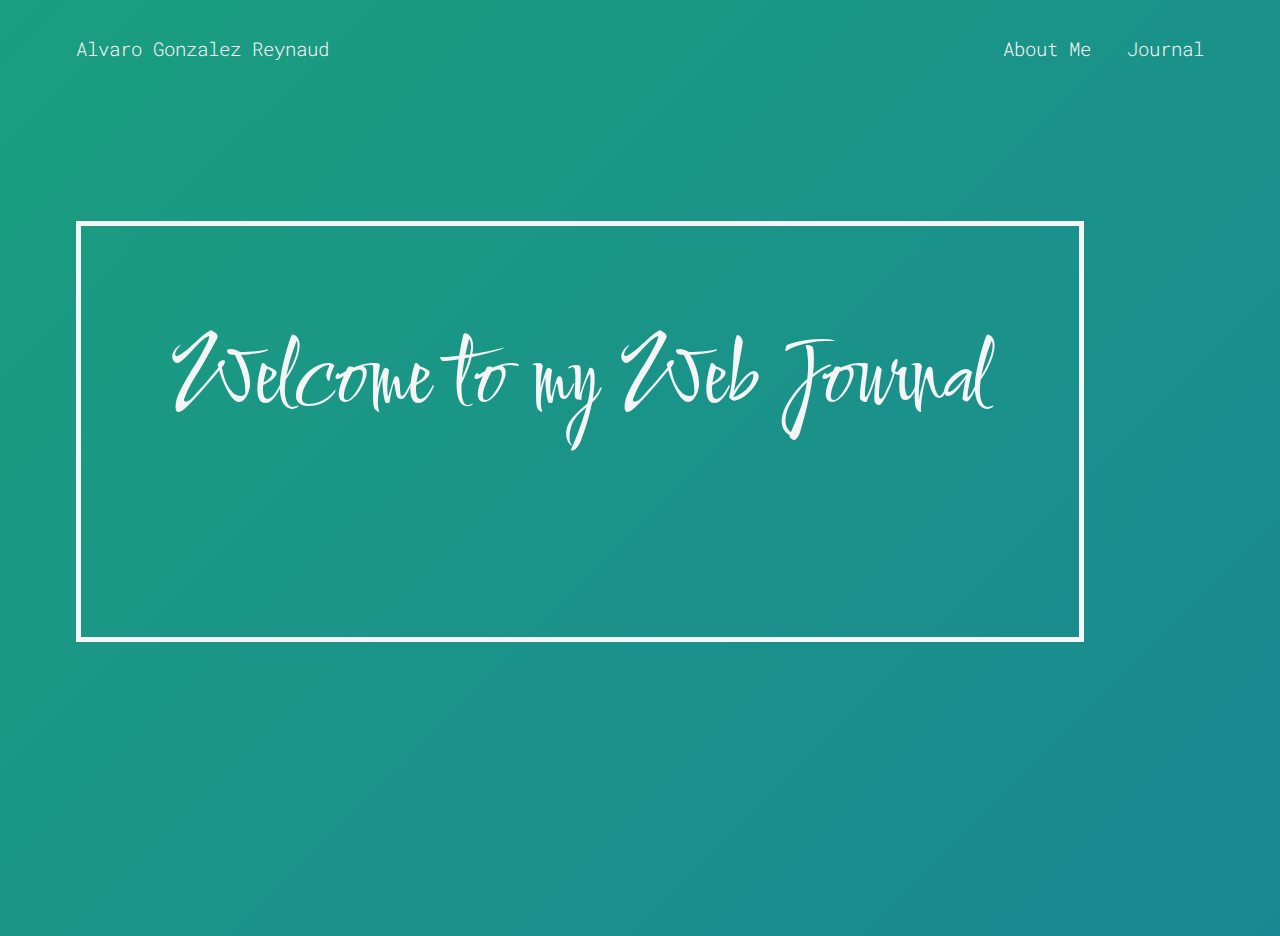
<file: index.html>
<!-- HTML -->

<!DOCTYPE html>
<html>
	<head>
		<!-- scripts -->
		<script src="https://cdnjs.cloudflare.com/ajax/libs/jquery/3.6.0/jquery.min.js" integrity="sha512-894YE6QWD5I59HgZOGReFYm4dnWc1Qt5NtvYSaNcOP+u1T9qYdvdihz0PPSiiqn/+/3e7Jo4EaG7TubfWGUrMQ==" crossorigin="anonymous" referrerpolicy="no-referrer"></script>
		<script src="js/main.js"></script>
		<!-- styles -->
		<link rel="stylesheet" type="text/css" href="css/grid.css">
		<link rel="stylesheet" type="text/css" href="css/reset.css">
		<link rel="stylesheet" type="text/css" href="css/style.css">
		<!-- SEO -->
		<meta name="description" content="this is my personal web journal.">
		<meta name="author" content= "Alvaro Gonzalez Reynaud">
		<meta name="viewport" Content= "width=device-width, initial-scale=1.0">
		<!-- Bookmark Icon -->
		<link rel="icon" type="image/png" href="images/icon.png">
		<!-- Load Google Fonts -->
		<link href="https://fonts.googleapis.com/css2?family=Roboto+Mono:ital,wght@0,300;0,600;1,300;1,500&display=swap" rel="stylesheet">
		<link href="https://fonts.googleapis.com/css2?family=Comforter&display=swap" rel="stylesheet">
		<title> Alvaro Gonzalez Reynaud : Arts 486 Web Journal</title>
	</head>

	<body>

		<div id="wrapper">
			<div id="masthead" class="grid">
				<div id="topnav" Class="width-12-12 width-12-12-m">
					<ul>
						<li>
							<div id="logo">
								<a href="index.html" title="Alvaro Gonzalez Reynaud">
									<h3> Alvaro Gonzalez Reynaud </h3>
								</a>
							</div>	
						</li>	
						<li>
							<a href="about.html"> 
								<h3>About Me </h3>
							</a>
						</li> 
						<li>
							<a href="Journal.html"> 
								<h3>Journal </h3>
							</a>
						</li> 
					</ul>
						
				</div>	
			</div> 
			



		<div id="main" class="grid">
	     	 <div id="intro" class="width-12-12-m width-12-12">
	        	<div id="intro-holder" class=center>
	         	 <h1>Welcome to my Web Journal</h1>
	        	</div>
	     	 </div>
	

	
	    

	</body>

			<!-- this is a comment //-->

</html>
</file>
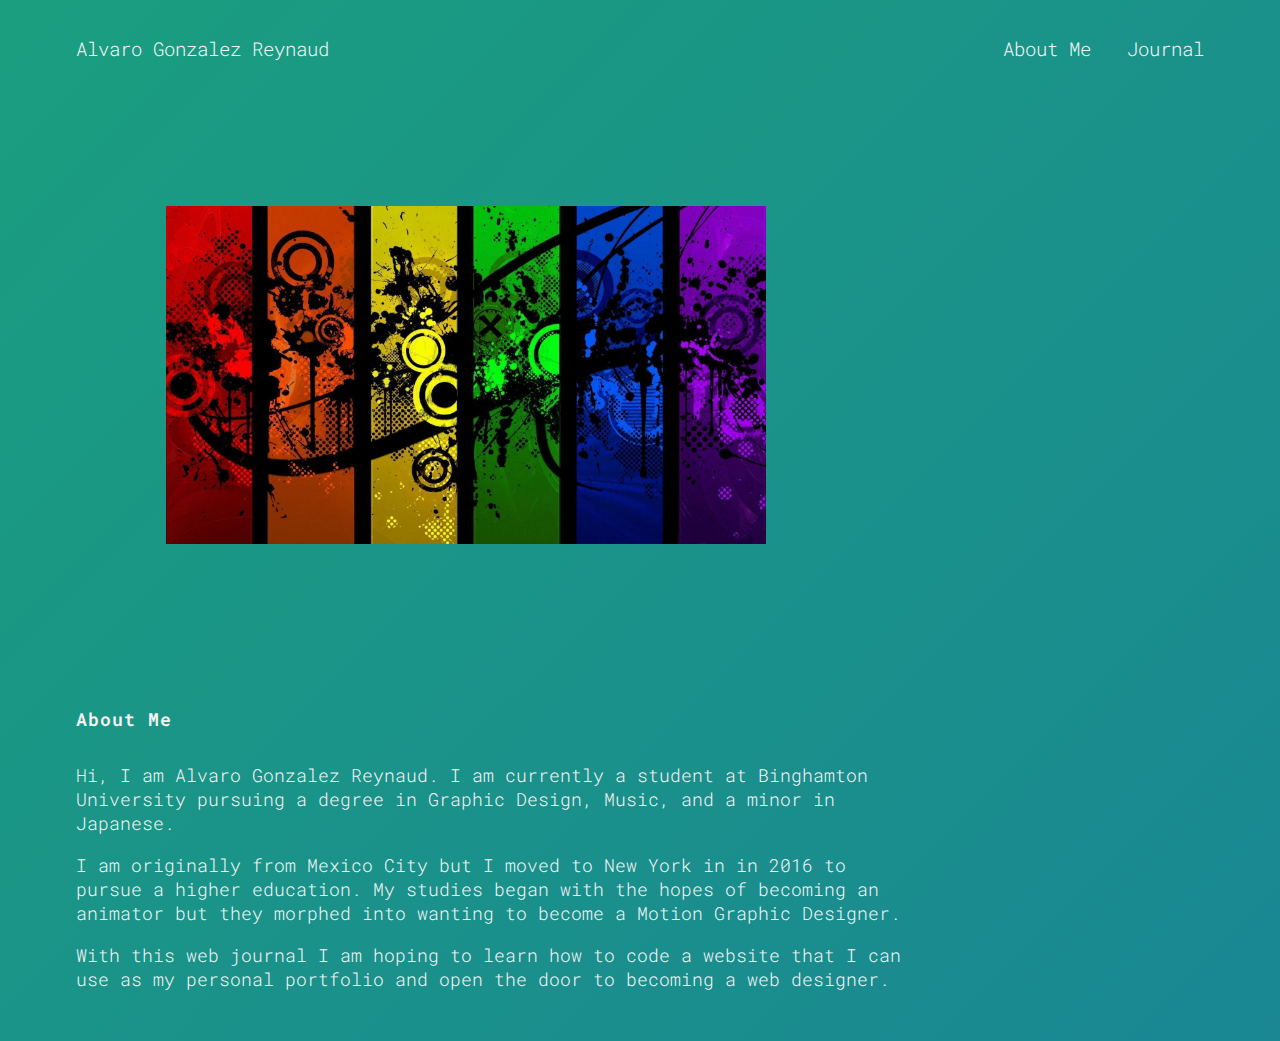
<file: about.html>
<!-- HTML -->

<!DOCTYPE html>
<html>
	<head>
		<!-- scripts -->
		<script src="https://cdnjs.cloudflare.com/ajax/libs/jquery/3.6.0/jquery.min.js" integrity="sha512-894YE6QWD5I59HgZOGReFYm4dnWc1Qt5NtvYSaNcOP+u1T9qYdvdihz0PPSiiqn/+/3e7Jo4EaG7TubfWGUrMQ==" crossorigin="anonymous" referrerpolicy="no-referrer"></script>
		<script src="js/main.js"></script>
		<!-- styles -->
		<link rel="stylesheet" type="text/css" href="css/grid.css">
		<link rel="stylesheet" type="text/css" href="css/reset.css">
		<link rel="stylesheet" type="text/css" href="css/style.css">
		<!-- SEO -->
		<meta name="description" content="this is my personal web journal.">
		<meta name="author" content= "Alvaro Gonzalez Reynaud">
		<meta name="viewport" Content= "width=device-width, initial-scale=1.0">
		<!-- Bookmark Icon -->

		<!-- Load Google Fonts -->
		<link href="https://fonts.googleapis.com/css2?family=Roboto+Mono:ital,wght@0,300;0,600;1,300;1,500&display=swap" rel="stylesheet">
		<link href="https://fonts.googleapis.com/css2?family=Comforter&display=swap" rel="stylesheet">

		<title> Alvaro Gonzalez Reynaud : Arts 486 Web Journal : About</title>
	</head>

	<body>

		<div id="wrapper">
			<div id="masthead" class="grid">
				<div id="topnav" Class="width-12-12 width-12-12-m">
					<ul>
						<li>
							<div id="logo">
								<a href="index.html" title="Alvaro Gonzalez Reynaud">
									<h2> Alvaro Gonzalez Reynaud </h2>
								</a>
							</div>	
						</li>	
						<li>
							<a href="about.html"> 
								<h3>About Me</h3>
							 </a>
						</li> 
						<li>
							<a href="Journal.html"> 
								<h3>Journal </h3>
							</a>
						</li> 
					</ul>
						
				</div>	
			</div> 
			

		<div id="main" class="grid">
     	 <div id="page-holder" class="width-12-12-m width-12-12">
	        	<div id="intro-holder">
	         	 <img title="Every Single Person" src="Images/yes.jpg"
	         	 width="600px">
        	</div>
     	 </div>
     	</div>
	

		<div id="main" class="grid">
	     	 <div id="page" class="width-12-12-m width-12-12">

	        <div id="page-holder" class="grid">

	          <div class="width-12-12-m width-9-12 page-item">
	            <h3><a href="">About Me</a></h3>
	            <p>Hi, I am Alvaro Gonzalez Reynaud. I am currently a student at Binghamton University pursuing a degree in Graphic Design, Music, and a minor in Japanese.<p>

	           <p>I am originally from Mexico City but I moved to New York in in 2016 to pursue a higher education. My studies began with the hopes of becoming an animator but they morphed into wanting to become a Motion Graphic Designer.</p>

	           <p>With this web journal I am hoping to learn how to code a website that I can use as my personal portfolio and open the door to becoming a web designer. </p>

	           
	          </div>

	        </div>

	      </div>
	      
    	</div>


	</body>

			<!-- this is a comment //-->

</html>
</file>
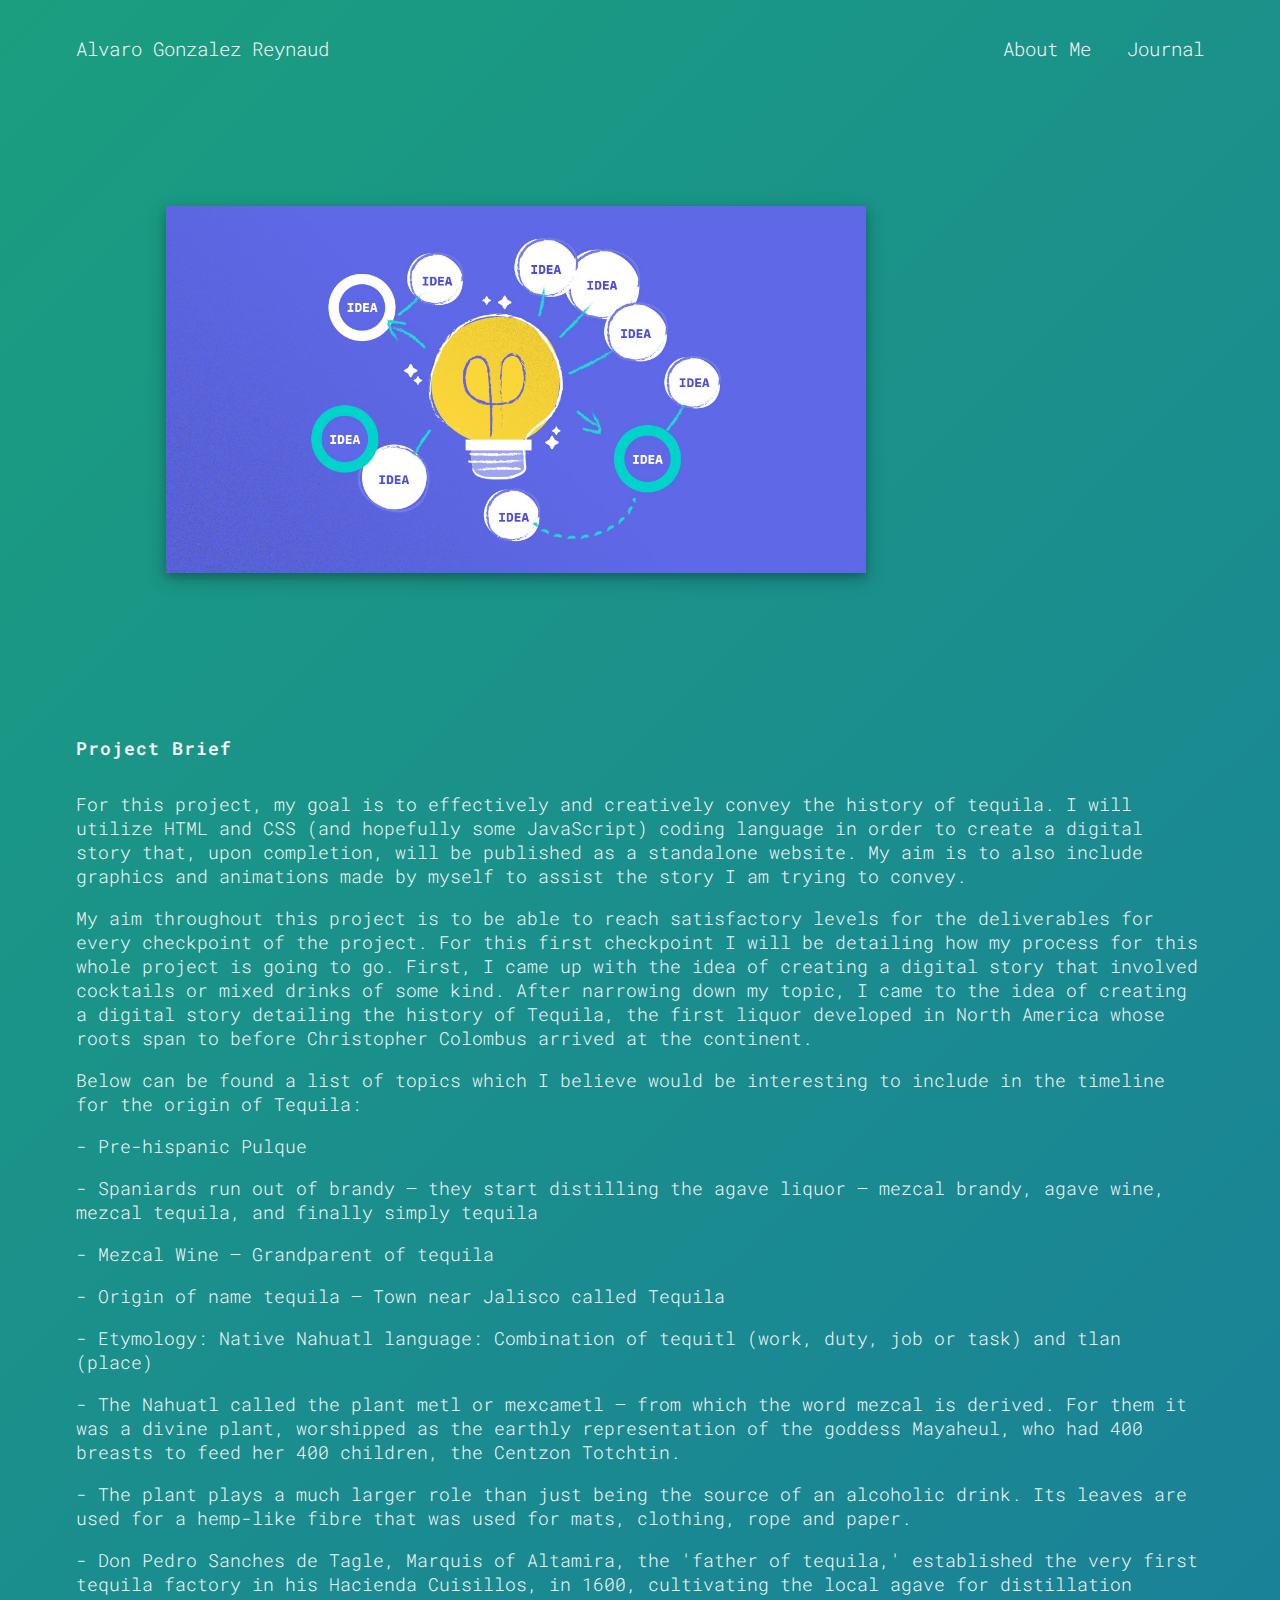
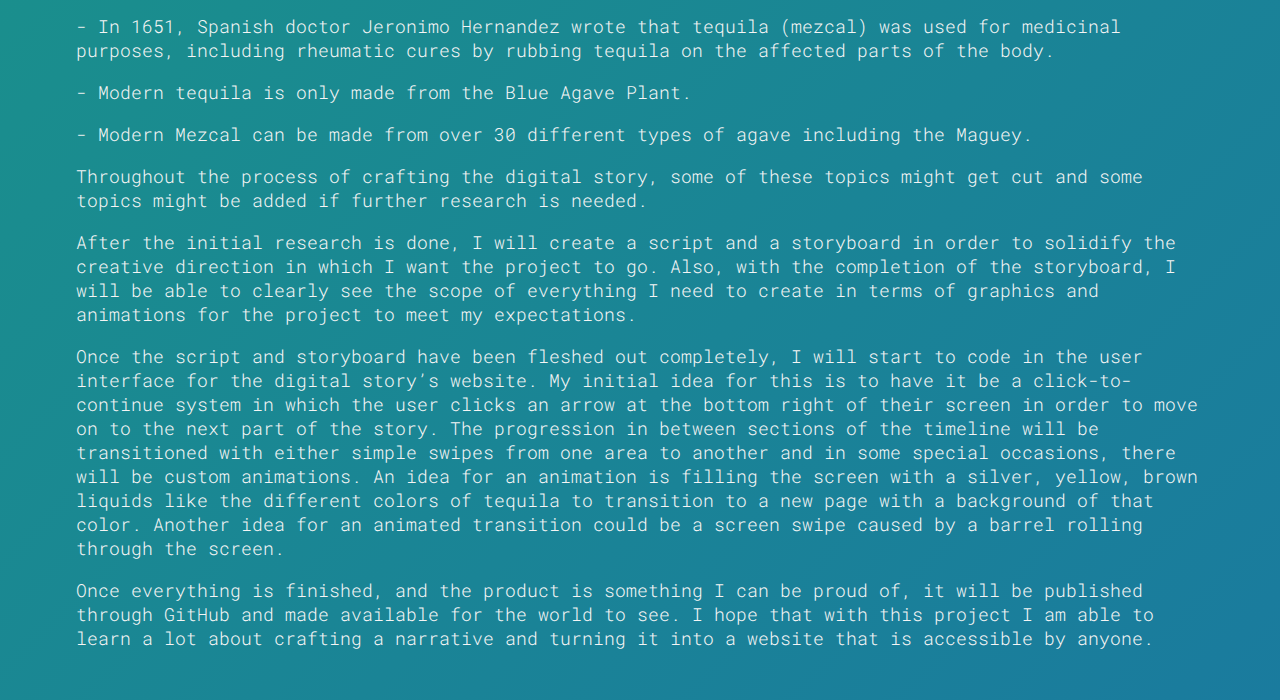
<file: final.html>
<!-- HTML -->

<!DOCTYPE html>
<html>
	<head>
		<!-- scripts -->
		<script src="https://cdnjs.cloudflare.com/ajax/libs/jquery/3.6.0/jquery.min.js" integrity="sha512-894YE6QWD5I59HgZOGReFYm4dnWc1Qt5NtvYSaNcOP+u1T9qYdvdihz0PPSiiqn/+/3e7Jo4EaG7TubfWGUrMQ==" crossorigin="anonymous" referrerpolicy="no-referrer"></script>
		<script src="js/main.js"></script>
		<!-- styles -->
		<link rel="stylesheet" type="text/css" href="css/grid.css">
		<link rel="stylesheet" type="text/css" href="css/reset.css">
		<link rel="stylesheet" type="text/css" href="css/style.css">
		<!-- SEO -->
		<meta name="description" content="this is my personal web journal.">
		<meta name="author" content= "Alvaro Gonzalez Reynaud">
		<meta name="viewport" Content= "width=device-width, initial-scale=1.0">
		<!-- Bookmark Icon -->

		<!-- Load Google Fonts -->
		<link href="https://fonts.googleapis.com/css2?family=Roboto+Mono:ital,wght@0,300;0,600;1,300;1,500&display=swap" rel="stylesheet">
		<link href="https://fonts.googleapis.com/css2?family=Comforter&display=swap" rel="stylesheet">

		<title> Alvaro Gonzalez Reynaud : Arts 486 Web Journal : Project Brief</title>
	</head>

	<body>

		<div id="wrapper">
			<div id="masthead" class="grid">
				<div id="topnav" Class="width-12-12 width-12-12-m">
					<ul>
						<li>
							<div id="logo">
								<a href="index.html" title="Alvaro Gonzalez Reynaud">
									<h2> Alvaro Gonzalez Reynaud </h2>
								</a>
							</div>	
						</li>	
						<li>
							<a href="about.html"> 
								<h3>About Me</h3>
							 </a>
						</li> 
						<li>
							<a href="Journal.html"> 
								<h3>Journal </h3>
							</a>
						</li> 
					</ul>
						
				</div>	
			</div> 
			

		<div id="main" class="grid">
     	 <div id="page-holder" class="width-12-12-m width-12-12 ">
	        	<div id="intro-holder">
	         	 <img title="Every Single Person" src="Images/brainstorm.jpg"
	         	 width="700px" class=shadow>
        	</div>
     	 </div>
     	</div>
	

		<div id="main" class="grid">
	     	 <div id="page" class="width-12-12-m width-12-12">

	        <div id="page-holder" class="grid">

	          <div class="width-12-12-m width-12-12 page-item">
	            <h3><a href="">Project Brief</a></h3>
	            <p>For this project, my goal is to effectively and creatively convey the history of tequila. I will utilize HTML and CSS (and hopefully some JavaScript) coding language in order to create a digital story that, upon completion, will be published as a standalone website. My aim is to also include graphics and animations made by myself to assist the story I am trying to convey.<p>

	           <p>My aim throughout this project is to be able to reach satisfactory levels for the deliverables for every checkpoint of the project. For this first checkpoint I will be detailing how my process for this whole project is going to go. First, I came up with the idea of creating a digital story that involved cocktails or mixed drinks of some kind. After narrowing down my topic, I came to the idea of creating a digital story detailing the history of Tequila, the first liquor developed in North America whose roots span to before Christopher Colombus arrived at the continent.</p>

	           <p>Below can be found a list of topics which I believe would be interesting to include in the timeline for the origin of Tequila: </p>

	           <p> - Pre-hispanic Pulque </p>

	           <p> - Spaniards run out of brandy — they start distilling the agave liquor —  mezcal brandy, agave wine, mezcal tequila, and finally simply tequila</p>
	           <p> - Mezcal Wine — Grandparent of tequila</p>
	           <p> - Origin of name tequila — Town near Jalisco called Tequila</p>
	           <p> - Etymology: Native Nahuatl language: Combination of tequitl (work, duty, job or task) and tlan (place)</p>
	           <p> - The Nahuatl called the plant metl or mexcametl – from which the word mezcal is derived. For them it was a divine plant, worshipped as the earthly representation of the goddess Mayaheul, who had 400 breasts to feed her 400 children, the Centzon Totchtin.</p>
	           <p> - The plant plays a much larger role than just being the source of an alcoholic drink. Its leaves are used for a hemp-like fibre that was used for mats, clothing, rope and paper.</p>
	           <p> - Don Pedro Sanches de Tagle, Marquis of Altamira, the 'father of tequila,' established the very first tequila factory in his Hacienda Cuisillos, in 1600, cultivating the local agave for distillation </p>
	           <p> - In 1651, Spanish doctor Jeronimo Hernandez wrote that tequila (mezcal) was used for medicinal purposes, including rheumatic cures by rubbing tequila on the affected parts of the body.</p>
	           <p> - Modern tequila is only made from the Blue Agave Plant. </p>
	           <p> - Modern Mezcal can be made from over 30 different types of agave including the Maguey.</p>
	           <p>Throughout the process of crafting the digital story, some of these topics might get cut and some topics might be added if further research is needed.</p>
	           <p>After the initial research is done, I will create a script and a storyboard in order to solidify the creative direction in which I want the project to go. Also, with the completion of the storyboard, I will be able to clearly see the scope of everything I need to create in terms of graphics and animations for the project to meet my expectations.</p>
	           <p>Once the script and storyboard have been fleshed out completely, I will start to code in the user interface for the digital story’s website. My initial idea for this is to have it be a click-to-continue system in which the user clicks an arrow at the bottom right of their screen in order to move on to the next part of the story. The progression in between sections of the timeline will be transitioned with either simple swipes from one area to another and in some special occasions, there will be custom animations. An idea for an animation is filling the screen with a silver, yellow, brown liquids like the different colors of tequila to transition to a new page with a background of that color. Another idea for an animated transition could be a screen swipe caused by a barrel rolling through the screen.</p>
	           <p>Once everything is finished, and the product is something I can be proud of, it will be published through GitHub and made available for the world to see. I hope that with this project I am able to learn a lot about crafting a narrative and turning it into a website that is accessible by anyone. </p>



	           
	          </div>

	        </div>

	      </div>
	      
    	</div>


	</body>

			<!-- this is a comment //-->

</html>
</file>
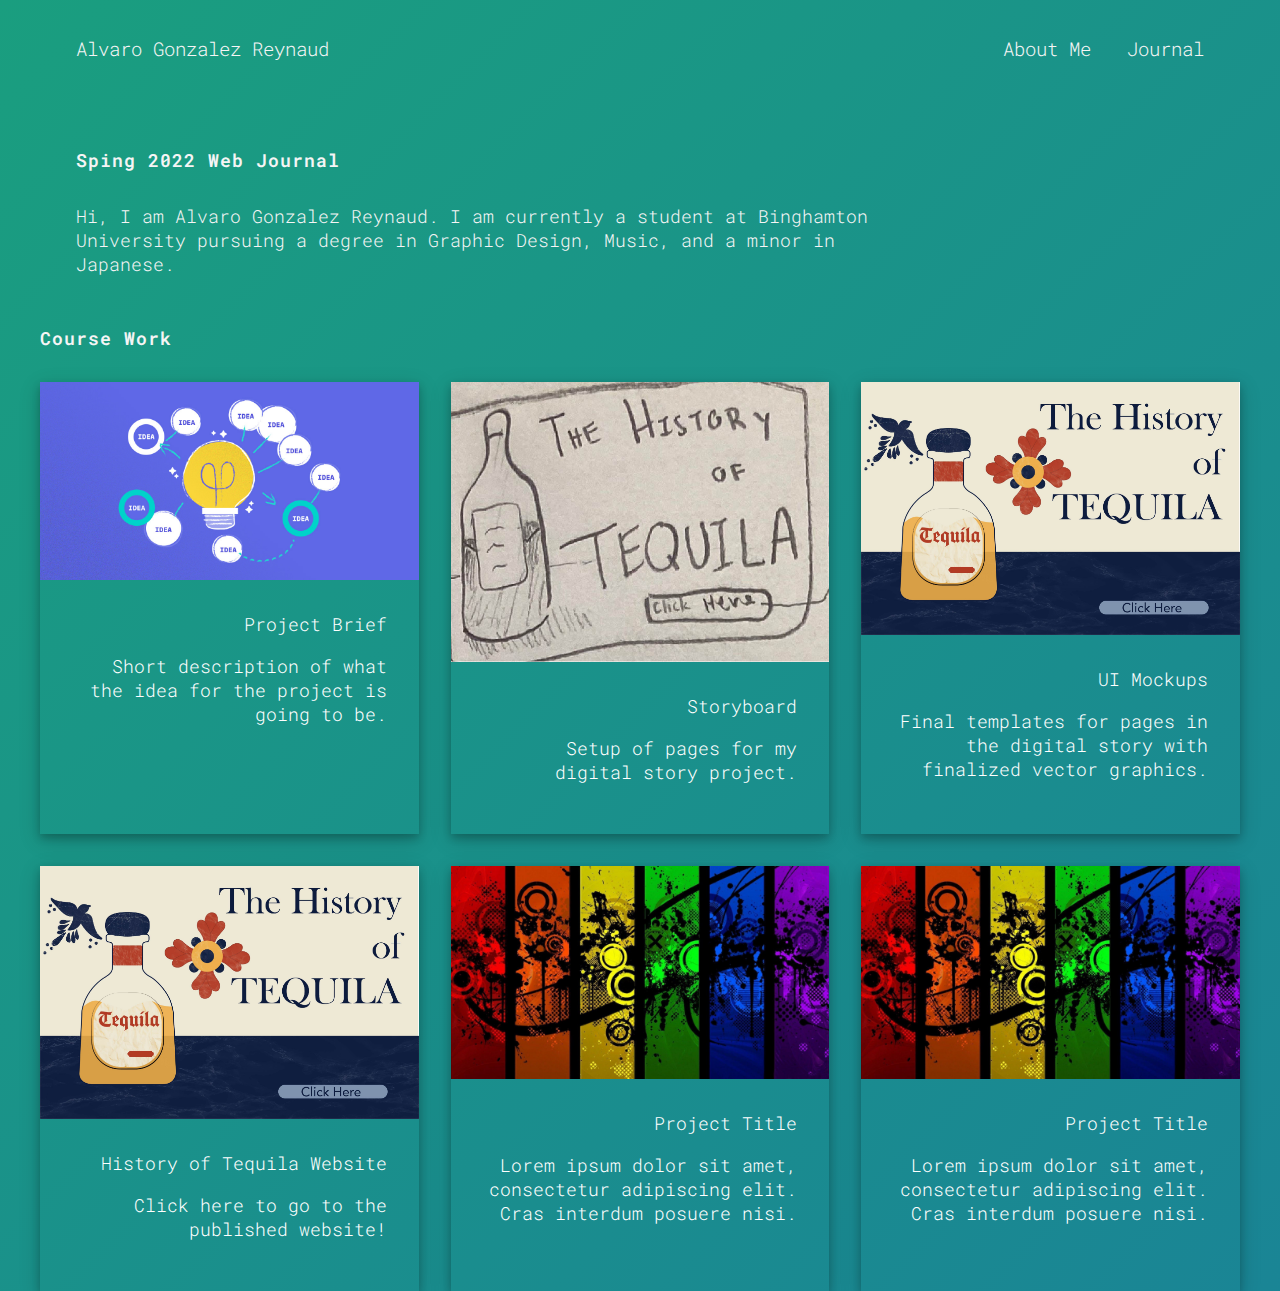
<file: Journal.html>
<!-- HTML -->
<!-- comment -->
<!DOCTYPE html>
<html>
	<head>
		<!-- scripts -->
		<script src="https://cdnjs.cloudflare.com/ajax/libs/jquery/3.6.0/jquery.min.js" integrity="sha512-894YE6QWD5I59HgZOGReFYm4dnWc1Qt5NtvYSaNcOP+u1T9qYdvdihz0PPSiiqn/+/3e7Jo4EaG7TubfWGUrMQ==" crossorigin="anonymous" referrerpolicy="no-referrer"></script>
		<script src="js/main.js"></script>
		<!-- styles -->
		<link rel="stylesheet" type="text/css" href="css/grid.css">
		<link rel="stylesheet" type="text/css" href="css/reset.css">
		<link rel="stylesheet" type="text/css" href="css/style.css">
		<!-- SEO -->
		<meta name="description" content="this is my personal web journal.">
		<meta name="author" content= "Alvaro Gonzalez Reynaud">
		<meta name="viewport" Content= "width=device-width, initial-scale=1.0">
		<!-- Bookmark Icon -->

		<!-- Load Google Fonts -->
		<link href="https://fonts.googleapis.com/css2?family=Roboto+Mono:ital,wght@0,300;0,600;1,300;1,500&display=swap" rel="stylesheet">
		<link href="https://fonts.googleapis.com/css2?family=Comforter&display=swap" rel="stylesheet">

		<title> Alvaro Gonzalez Reynaud : Arts 486 Web Journal : About</title>
	</head>

	<body>

		<div id="wrapper">
			<div id="masthead" class="grid">
				<div id="topnav" Class="width-12-12 width-12-12-m">
					<ul>
						<li>
							<div id="logo">
								<a href="index.html" title="Alvaro Gonzalez Reynaud">
									<h2> Alvaro Gonzalez Reynaud </h2>
								</a>
							</div>	
						</li>	
						<li>
							<a href="about.html"> 
								<h3>About Me</h3>
							 </a>
						</li> 
						<li>
							<a href="Journal.html"> 
								<h3>Journal </h3>
							</a>
						</li> 
					</ul>
						
				</div>	
			</div> 
			

	
	

		<div id="main" class="grid">
	     	 <div id="page" class="width-12-12-m width-12-12">

	        <div id="page-holder" class="grid">

	          <div class="width-12-12-m width-9-12 page-item">
	            <h3><a href="">Sping 2022 Web Journal</a></h3>
	            <p>Hi, I am Alvaro Gonzalez Reynaud. I am currently a student at Binghamton University pursuing a degree in Graphic Design, Music, and a minor in Japanese.<p>	           
	          </div>
	        </div>
	      </div>	      
    	</div>





    	 <div id="work" class="width-12-12-m width-12-12">
	        <h3>Course Work</h3>
	        <div id="work-holder" class="grid">

	          <div class="width-12-12-m width-4-12 work-item shadow" >
	            <a class="inner" href="project_brief.html" title="Project Brief">
	              <img title="Project Brief" src="Images/brainstorm.jpg" />
	              <div class="work-inside">
	                <h2>Project Brief</h2>
	                <p>Short description of what the idea for the project is going to be.</p>
	              </div>
	            </a>
	          </div>

	          <div class="width-12-12-m width-4-12 work-item shadow">
	            <a class="inner" href="storyboard.html" title="Storyboard">
	              <img title="Storyboard" src="Images/Storyboard-01.jpg" />
	              <div class="work-inside">
	                <h2>Storyboard</h2>
	                <p>Setup of pages for my digital story project.</p>
	              </div>
	            </a>
	          </div>

	          <div class="width-12-12-m width-4-12 work-item shadow">
	            <a class="inner" href="mockups.html" title="Mockups">
	              <img title="Mockups" src="Images/ui-01.jpg" />
	              <div class="work-inside">
	                <h2>UI Mockups</h2>
	                <p>Final templates for pages in the digital story with finalized vector graphics.</p>
	              </div>
	            </a>
	          </div>
	                <div class="width-12-12-m width-4-12 work-item shadow">
	            <a class="inner" href="https://binghamton-university-design.github.io/final-project-AlvaroGR4/index.html" title="Website Link">
	              <img title="Final Website" src="Images/ui-01.jpg" />
	              <div class="work-inside">
	                <h2>History of Tequila Website</h2>
	                <p>Click here to go to the published website!</p>
	              </div>
	            </a>
	          </div>
	                <div class="width-12-12-m width-4-12 work-item shadow">
	            <a class="inner" href="portfolio-single.html" title="Hell Yes">
	              <img title="Every Single Person" src="Images/yes.jpg" />
	              <div class="work-inside">
	                <h2>Project Title</h2>
	                <p>Lorem ipsum dolor sit amet, consectetur adipiscing elit. Cras interdum posuere nisi.</p>
	              </div>
	            </a>
	          </div>
	                <div class="width-12-12-m width-4-12 work-item shadow">
	            <a class="inner" href="portfolio-single.html" title="Hell Yes">
	              <img title="Every Single Person" src="Images/yes.jpg" />
	              <div class="work-inside">
	                <h2>Project Title</h2>
	                <p>Lorem ipsum dolor sit amet, consectetur adipiscing elit. Cras interdum posuere nisi.</p>
	              </div>
	            </a>
	          </div>
	      </div>
	  </div>





	</body>

			<!-- this is a comment //-->

</html>
</file>
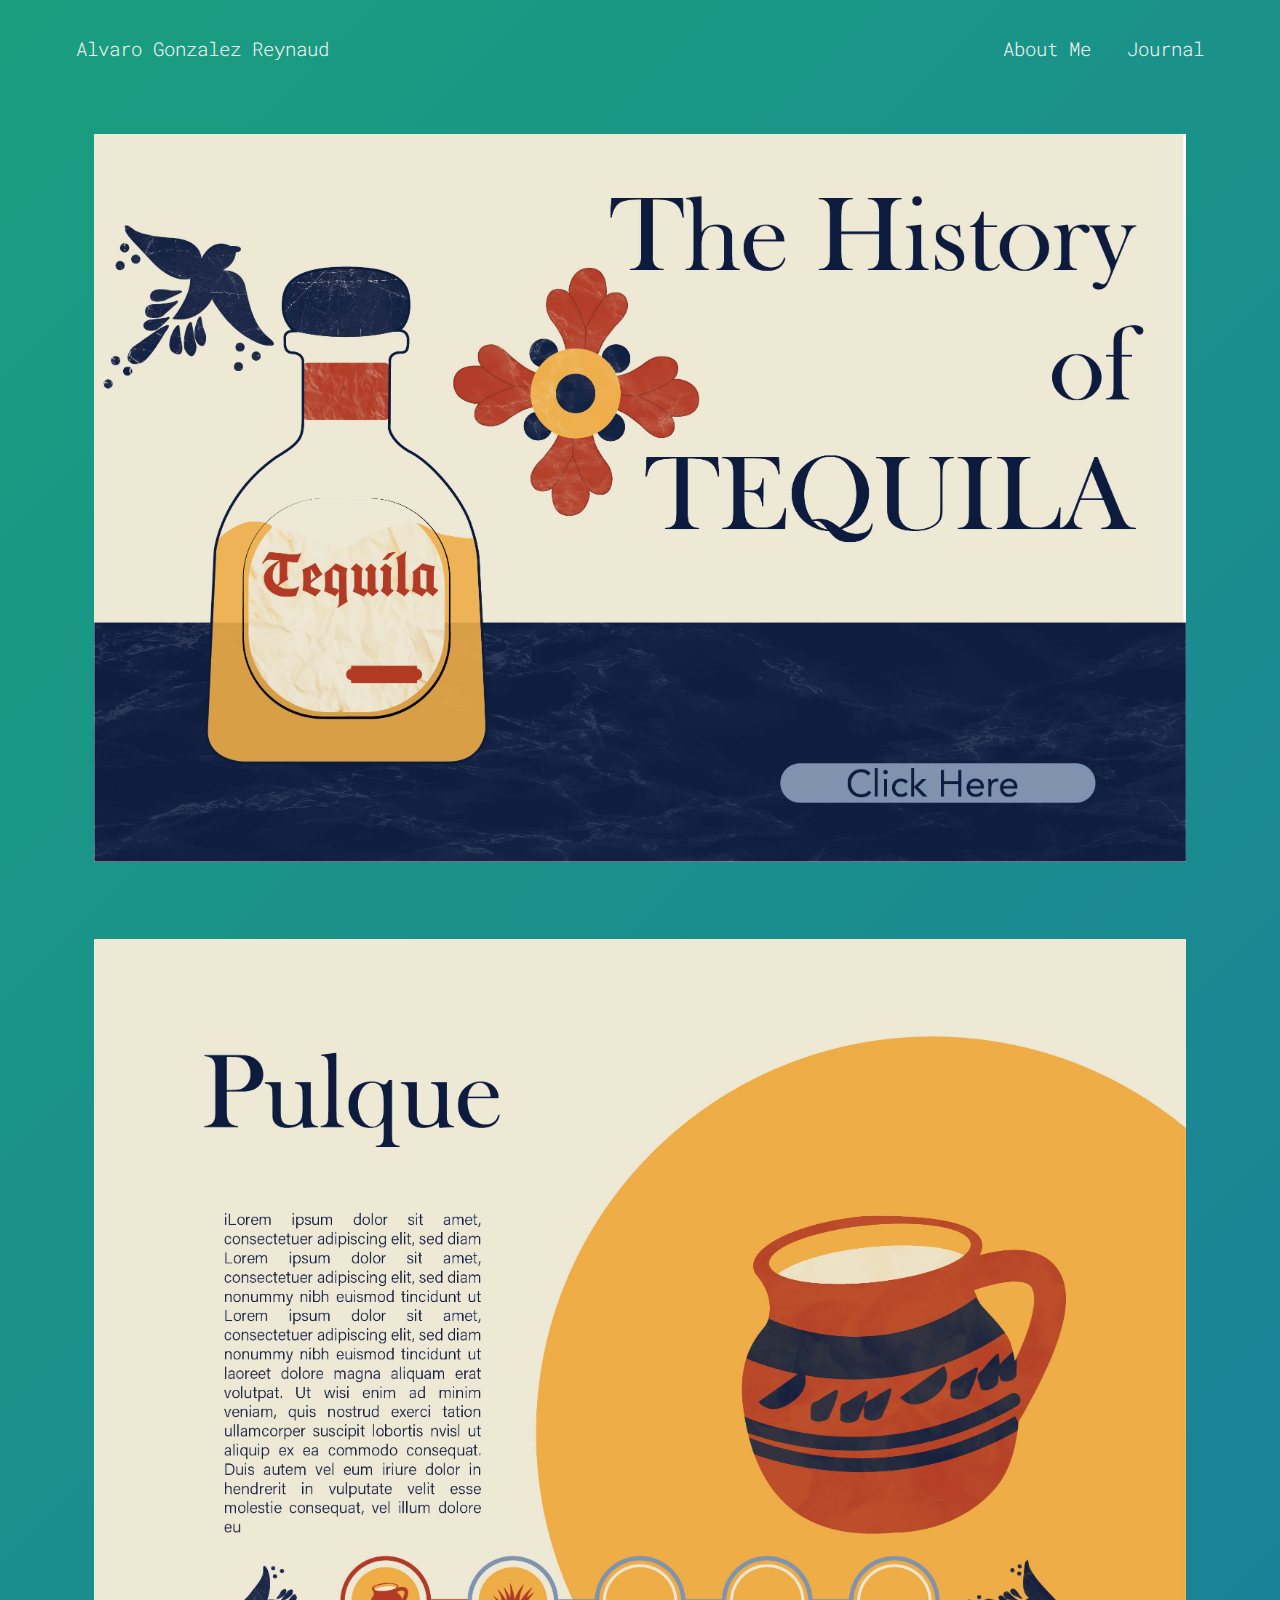
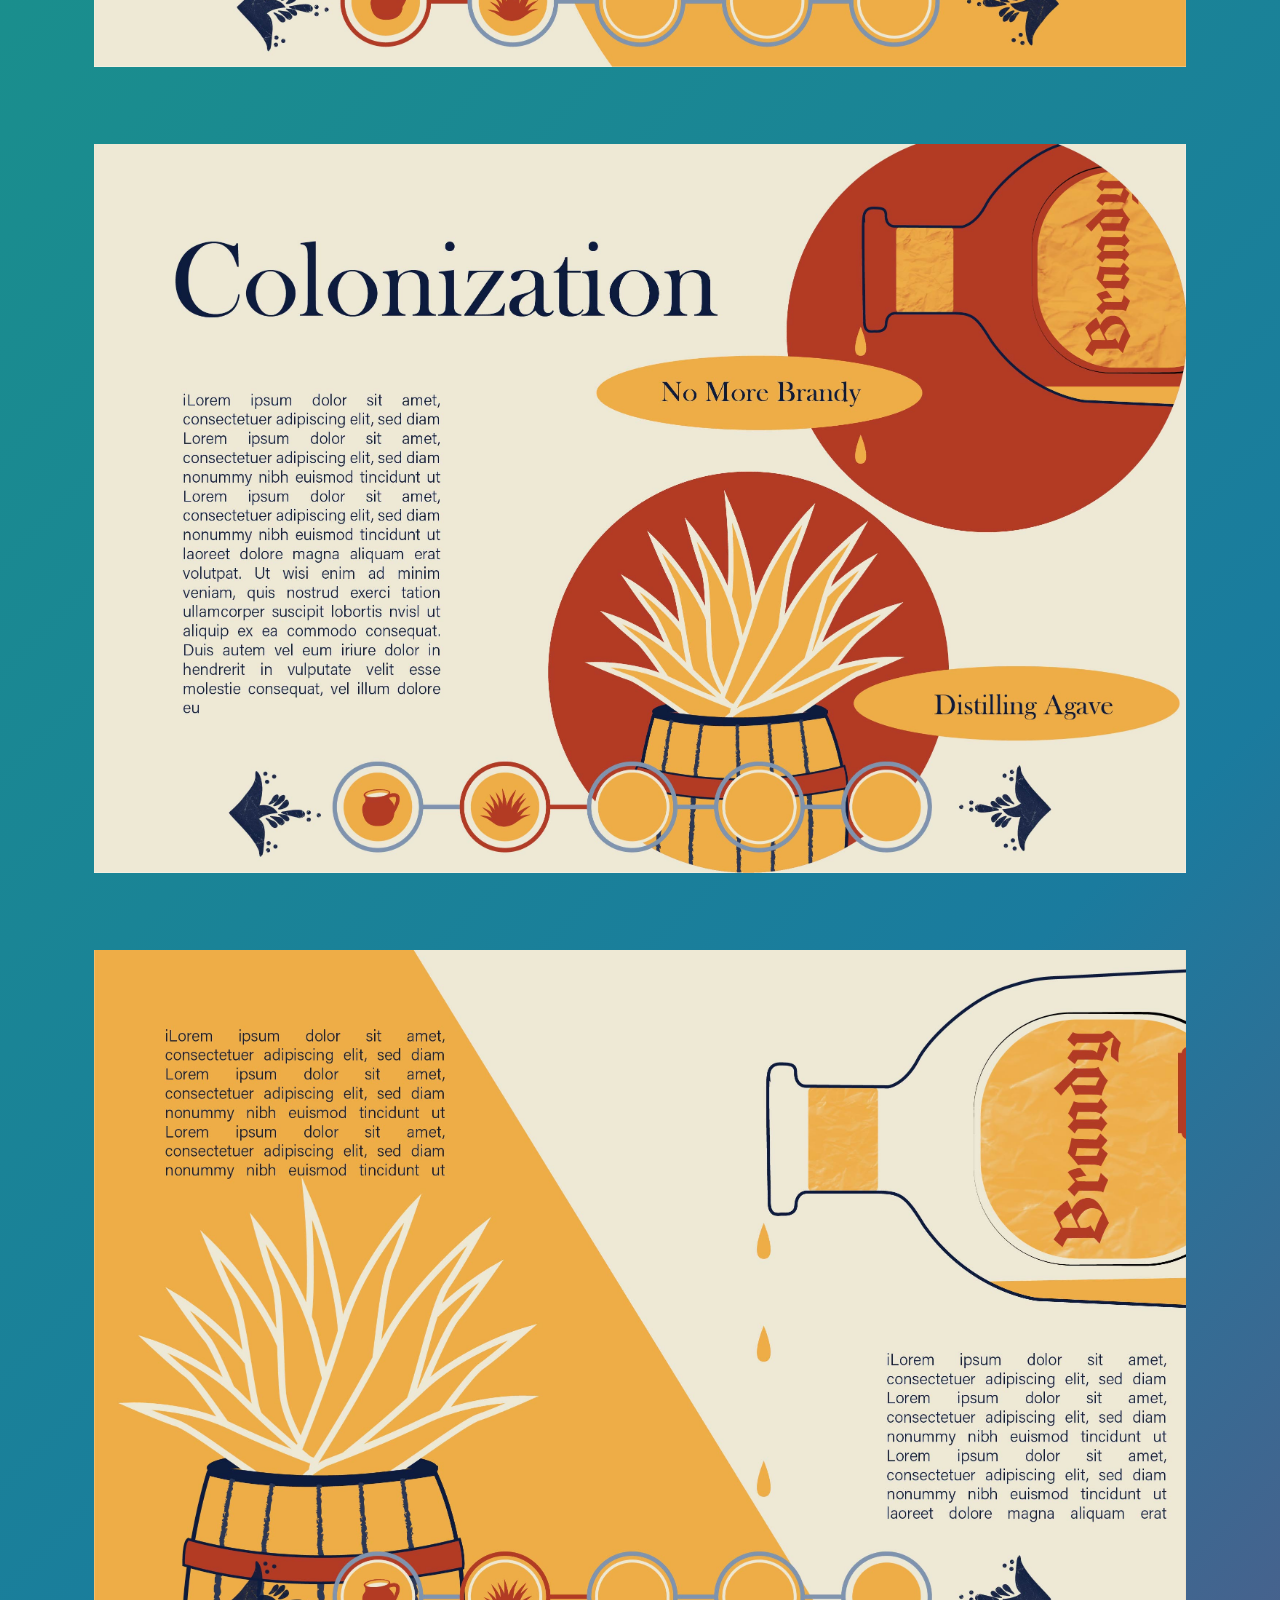
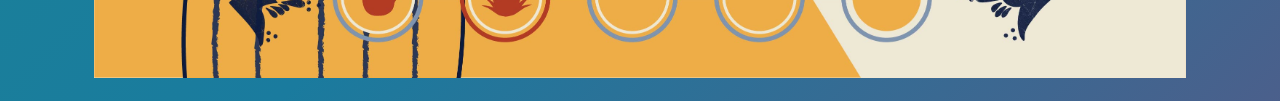
<file: mockups.html>
<!-- HTML -->

<!DOCTYPE html>
<html>
	<head>
		<!-- scripts -->
		<script src="https://cdnjs.cloudflare.com/ajax/libs/jquery/3.6.0/jquery.min.js" integrity="sha512-894YE6QWD5I59HgZOGReFYm4dnWc1Qt5NtvYSaNcOP+u1T9qYdvdihz0PPSiiqn/+/3e7Jo4EaG7TubfWGUrMQ==" crossorigin="anonymous" referrerpolicy="no-referrer"></script>
		<script src="js/main.js"></script>
		<!-- styles -->
		<link rel="stylesheet" type="text/css" href="css/grid.css">
		<link rel="stylesheet" type="text/css" href="css/reset.css">
		<link rel="stylesheet" type="text/css" href="css/style.css">
		<!-- SEO -->
		<meta name="description" content="this is my personal web journal.">
		<meta name="author" content= "Alvaro Gonzalez Reynaud">
		<meta name="viewport" Content= "width=device-width, initial-scale=1.0">
		<!-- Bookmark Icon -->

		<!-- Load Google Fonts -->
		<link href="https://fonts.googleapis.com/css2?family=Roboto+Mono:ital,wght@0,300;0,600;1,300;1,500&display=swap" rel="stylesheet">
		<link href="https://fonts.googleapis.com/css2?family=Comforter&display=swap" rel="stylesheet">

		<title> Alvaro Gonzalez Reynaud : Arts 486 Web Journal : About</title>
	</head>

	<body>

		<div id="wrapper">
			<div id="masthead" class="grid">
				<div id="topnav" Class="width-12-12 width-12-12-m">
					<ul>
						<li>
							<div id="logo">
								<a href="index.html" title="Alvaro Gonzalez Reynaud">
									<h2> Alvaro Gonzalez Reynaud </h2>
								</a>
							</div>	
						</li>	
						<li>
							<a href="about.html"> 
								<h3>About Me</h3>
							 </a>
						</li> 
						<li>
							<a href="Journal.html"> 
								<h3>Journal </h3>
							</a>
						</li> 
					</ul>
						
				</div>	
			</div> 
			

		<div id="main" class="grid">
     	 <div id="page-holder" class="width-12-12-m width-12-12">
	        	<div id="intro-holder2">
	         	 <img title="Every Single Person" src="Images/ui-01.jpg"
	         	 width="100%">
        	</div>
     	 </div>
     	</div>
	<div id="main" class="grid">
     	 <div id="page-holder" class="width-12-12-m width-12-12">
	        	<div id="intro-holder2">
	         	 <img title="Every Single Person" src="Images/ui-03.jpg"
	         	 width="100%">
        	</div>
     	 </div>
     	</div>
	
	<div id="main" class="grid">
     	 <div id="page-holder" class="width-12-12-m width-12-12">
	        	<div id="intro-holder2">
	         	 <img title="Every Single Person" src="Images/ui-05.jpg"
	         	 width="100%">
        	</div>
     	 </div>
     	</div>
	<div id="main" class="grid">
     	 <div id="page-holder" class="width-12-12-m width-12-12">
	        	<div id="intro-holder2">
	         	 <img title="Every Single Person" src="Images/ui-06.jpg"
	         	 width="100%">
        	</div>
     	 </div>
     	</div>
	
		
	      
    	</div>


	</body>

			<!-- this is a comment //-->

</html>
</file>
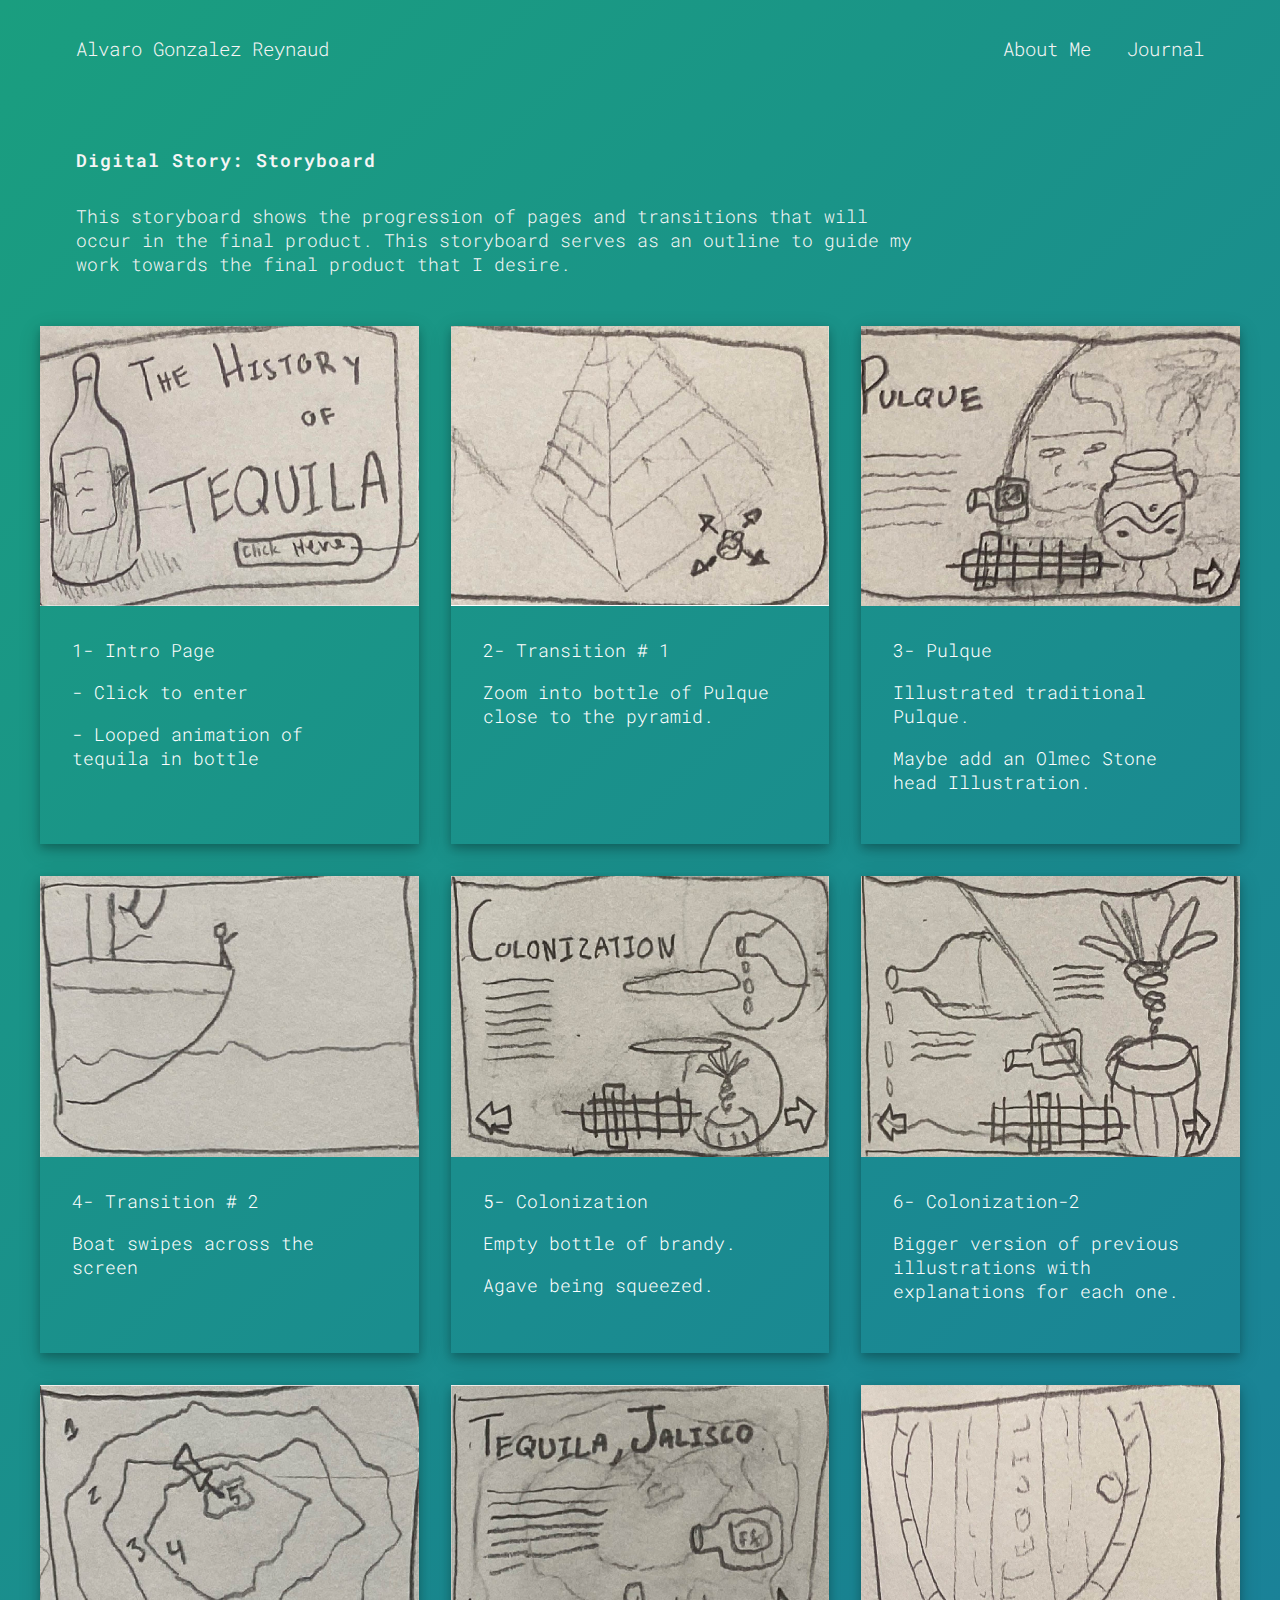
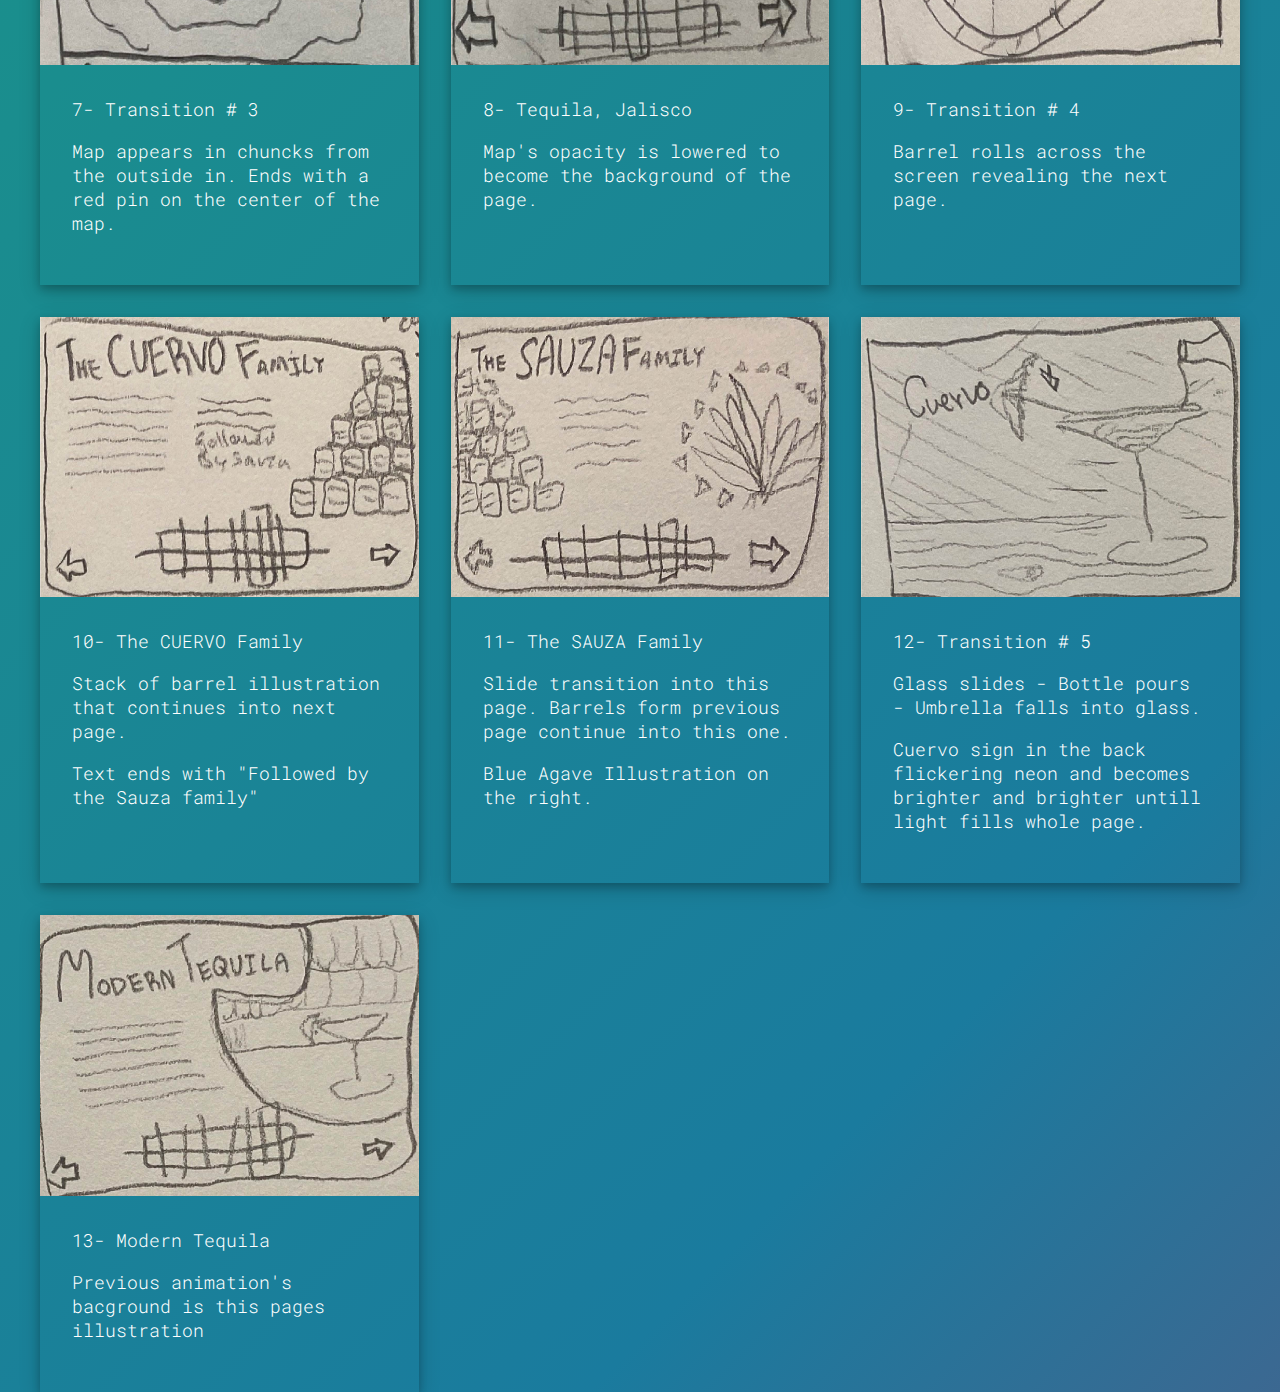
<file: storyboard.html>
<!-- HTML -->
<!-- comment -->
<!DOCTYPE html>
<html>
	<head>
		<!-- scripts -->
		<script src="https://cdnjs.cloudflare.com/ajax/libs/jquery/3.6.0/jquery.min.js" integrity="sha512-894YE6QWD5I59HgZOGReFYm4dnWc1Qt5NtvYSaNcOP+u1T9qYdvdihz0PPSiiqn/+/3e7Jo4EaG7TubfWGUrMQ==" crossorigin="anonymous" referrerpolicy="no-referrer"></script>
		<script src="js/main.js"></script>
		<!-- styles -->
		<link rel="stylesheet" type="text/css" href="css/grid.css">
		<link rel="stylesheet" type="text/css" href="css/reset.css">
		<link rel="stylesheet" type="text/css" href="css/style.css">
		<!-- SEO -->
		<meta name="description" content="this is my personal web journal.">
		<meta name="author" content= "Alvaro Gonzalez Reynaud">
		<meta name="viewport" Content= "width=device-width, initial-scale=1.0">
		<!-- Bookmark Icon -->

		<!-- Load Google Fonts -->
		<link href="https://fonts.googleapis.com/css2?family=Roboto+Mono:ital,wght@0,300;0,600;1,300;1,500&display=swap" rel="stylesheet">
		<link href="https://fonts.googleapis.com/css2?family=Comforter&display=swap" rel="stylesheet">

		<title> Alvaro Gonzalez Reynaud : Arts 486 Web Journal : About</title>
	</head>

	<body>

		<div id="wrapper">
			<div id="masthead" class="grid">
				<div id="topnav" Class="width-12-12 width-12-12-m">
					<ul>
						<li>
							<div id="logo">
								<a href="index.html" title="Alvaro Gonzalez Reynaud">
									<h2> Alvaro Gonzalez Reynaud </h2>
								</a>
							</div>	
						</li>	
						<li>
							<a href="about.html"> 
								<h3>About Me</h3>
							 </a>
						</li> 
						<li>
							<a href="Journal.html"> 
								<h3>Journal </h3>
							</a>
						</li> 
					</ul>
						
				</div>	
			</div> 
			

	
	

		<div id="main" class="grid">
	     	 <div id="page" class="width-12-12-m width-12-12">

	        <div id="page-holder" class="grid">

	          <div class="width-12-12-m width-9-12 page-item">
	            <h3><a href="">Digital Story: Storyboard</a></h3>
	            <p>This storyboard shows the progression of pages and transitions that will occur in the final product. This storyboard serves as an outline to guide my work towards the final product that I desire.<p>	           
	          </div>
	        </div>
	      </div>	      
    	</div>





    	 <div id="work" class="width-12-12-m width-12-12">
	        
	        <div id="work-holder" class="grid">

	          <div class="width-12-12-m width-4-12 work-item shadow" >
	            <a class="inner" href="project_brief.html" title="Project Brief">
	              <img title="Title Page" src="Images/Storyboard-01.jpg" />
	              <div class="work-inside-1">
	                <h2> 1- Intro Page</h2>
	                <p> - Click to enter</p>
	                <p> - Looped animation of tequila in bottle </p>
	              </div>
	            </a>
	          </div>

	          <div class="width-12-12-m width-4-12 work-item shadow">
	            <a class="inner" href="portfolio-single.html" title="Storyboard">
	              <img title="Transition # 1" src="Images/Storyboard-02.jpg" />
	              <div class="work-inside-1">
	                <h2>2- Transition # 1</h2>
	                <p>Zoom into bottle of Pulque close to the pyramid.</p>
	              </div>
	            </a>
	          </div>

	               <div class="width-12-12-m width-4-12 work-item shadow">
	            <a class="inner" href="portfolio-single.html" title="Storyboard">
	              <img title="Pulque" src="Images/Storyboard-03.jpg" />
	              <div class="work-inside-1">
	                <h2>3- Pulque</h2>
	                <p>Illustrated traditional Pulque.</p>
	                <p>Maybe add an Olmec Stone head Illustration. </p>
	              </div>
	            </a>
	          </div>

	               <div class="width-12-12-m width-4-12 work-item shadow">
	            <a class="inner" href="portfolio-single.html" title="Storyboard">
	              <img title="Transition # 2" src="Images/Storyboard-04.jpg" />
	              <div class="work-inside-1">
	                <h2>4- Transition # 2</h2>
	                <p>Boat swipes across the screen</p>
	              </div>
	            </a>
	          </div>


	               <div class="width-12-12-m width-4-12 work-item shadow">
	            <a class="inner" href="portfolio-single.html" title="Storyboard">
	              <img title="Colonization" src="Images/Storyboard-05.jpg" />
	              <div class="work-inside-1">
	                <h2>5- Colonization</h2>
	                <p>Empty bottle of brandy.</p>
	                <p>Agave being squeezed. </p>
	              </div>
	            </a>
	          </div>


	               <div class="width-12-12-m width-4-12 work-item shadow">
	            <a class="inner" href="portfolio-single.html" title="Storyboard">
	              <img title="Colonization-2" src="Images/Storyboard-06.jpg" />
	              <div class="work-inside-1">
	                <h2>6- Colonization-2</h2>
	                <p>Bigger version of previous illustrations with explanations for each one.</p>
	              </div>
	            </a>
	          </div>


	               <div class="width-12-12-m width-4-12 work-item shadow">
	            <a class="inner" href="portfolio-single.html" title="Storyboard">
	              <img title="Transition # 3" src="Images/Storyboard-07.jpg" />
	              <div class="work-inside-1">
	                <h2>7- Transition # 3</h2>
	                <p>Map appears in chuncks from the outside in. Ends with a red pin on the center of the map.</p>
	              </div>
	            </a>
	          </div>

	               <div class="width-12-12-m width-4-12 work-item shadow">
	            <a class="inner" href="portfolio-single.html" title="Storyboard">
	              <img title="Tequila, Jalisco" src="Images/Storyboard-08.jpg" />
	              <div class="work-inside-1">
	                <h2>8- Tequila, Jalisco</h2>
	                <p>Map's opacity is lowered to become the background of the page.</p>
	              </div>
	            </a>
	          </div>

	               <div class="width-12-12-m width-4-12 work-item shadow">
	            <a class="inner" href="portfolio-single.html" title="Storyboard">
	              <img title="Transition # 4" src="Images/Storyboard-09.jpg" />
	              <div class="work-inside-1">
	                <h2>9- Transition # 4</h2>
	                <p>Barrel rolls across the screen revealing the next page.</p>
	              </div>
	            </a>
	          </div>

	               <div class="width-12-12-m width-4-12 work-item shadow">
	            <a class="inner" href="portfolio-single.html" title="Storyboard">
	              <img title="The CUERVO Family" src="Images/Storyboard-10.jpg" />
	              <div class="work-inside-1">
	                <h2>10- The CUERVO Family</h2>
	                <p>Stack of barrel illustration that continues into next page.</p>
	                <p>Text ends with "Followed by the Sauza family" </p>
	              </div>
	            </a>
	          </div>

	               <div class="width-12-12-m width-4-12 work-item shadow">
	            <a class="inner" href="portfolio-single.html" title="Storyboard">
	              <img title="The SAUZA Family" src="Images/Storyboard-11.jpg" />
	              <div class="work-inside-1">
	                <h2>11- The SAUZA Family</h2>
	                <p>Slide transition into this page. Barrels form previous page continue into this one.</p>
	                <p>Blue Agave Illustration on the right. </p>
	              </div>
	            </a>
	          </div>

	               <div class="width-12-12-m width-4-12 work-item shadow">
	            <a class="inner" href="portfolio-single.html" title="Storyboard">
	              <img title="Transition # 5" src="Images/Storyboard-12.jpg" />
	              <div class="work-inside-1">
	                <h2>12- Transition # 5</h2>
	                <p>Glass slides - Bottle pours - Umbrella falls into glass.</p>
	                <p> Cuervo sign in the back flickering neon and becomes brighter and brighter untill light fills whole page. </p>
	              </div>
	            </a>
	          </div>

	               <div class="width-12-12-m width-4-12 work-item shadow">
	            <a class="inner" href="portfolio-single.html" title="Storyboard">
	              <img title="Modern Tequila" src="Images/Storyboard-13.jpg" />
	              <div class="work-inside-1">
	                <h2>13- Modern Tequila</h2>
	                <p>Previous animation's bacground is this pages illustration</p>
	              </div>
	            </a>
	          </div>





	      </div>
	  </div>





	</body>

			<!-- this is a comment //-->

</html>
</file>
<file: css/grid.css>
/* G R I D */

.grid {
  display: grid;
  grid-template-columns: repeat(12, 1fr);
  grid-gap: 1rem;
}

.grid div {
  /*background-color:rgba(0,0,0,0.04);*/
}

/* H E I G H T */

.height-2 {
	grid-row: span 2;
}

.height-3 {
	grid-row: span 3;
}

/* M O B I L E */

.width-1-12-m {
  grid-column: span 1;
}

.width-2-12-m {
  grid-column: span 2;
}

.width-3-12-m {
  grid-column: span 3;
}

.width-4-12-m {
  grid-column: span 4;
}

.width-5-12-m {
  grid-column: span 5;
}

.width-6-12-m {
  grid-column: span 6;
}

.width-7-12-m {
  grid-column: span 7;
}

.width-8-12-m {
  grid-column: span 8;
}

.width-9-12-m {
  grid-column: span 9;
}

.width-10-12-m {
  grid-column: span 10;
}

.width-11-12-m {
  grid-column: span 11;
}

.width-12-12-m {
  grid-column: span 12;
}

/* D E S K T O P / L A P T O P */

@media (min-width: 700px) {

  .grid {
    grid-gap: 2rem;
  }

  .width-1-12 {
    grid-column: span 1;
  }

  .width-2-12 {
    grid-column: span 2;
  }

  .width-3-12 {
    grid-column: span 3;
  }

  .width-4-12 {
    grid-column: span 4;
  }

  .width-5-12 {
    grid-column: span 5;
  }

  .width-6-12 {
    grid-column: span 6;
  }

  .width-7-12 {
    grid-column: span 7;
  }

  .width-8-12 {
    grid-column: span 8;
  }

  .width-9-12 {
    grid-column: span 9;
  }

  .width-10-12 {
    grid-column: span 10;
  }

  .width-11-12 {
    grid-column: span 11;
  }

  .width-12-12 {
    grid-column: span 12;
  }

}
</file>
<file: css/style.css>
/*stylesheet*/

/*vars*/

:root {
  --background-color: #fff;
  --body-color: transparent;
}




body{ 
margin: 0;
font-family:  'Roboto Mono', monospace;
font-weight: 300;
color: whitesmoke;
background: linear-gradient(-45deg, #ba3912, #c8195c, #1a7b9e, #1a9e7f);
	background-size: 400% 600%;
	animation: gradient 15s ease infinite;
	height: 100vh;
 }

@keyframes gradient {
	0% {
		background-position: 0% 50%;
	}
	50% {
		background-position: 100% 50%;
	}
	100% {
		background-position: 0% 50%;
	}
}

h1, h2, h3, h4, p{
margin-top: 0;
margin-bottom: 1em;
}

h1 {
	font-family: 'Comforter', cursive;
	font-size: 90px;
	color: whitesmoke;
}

/* Doing this is redundant because it is already specified in the *body* section 

h2, h3{
font-family:  'Roboto Mono', Monospace;
}

*/


#wrapper {
	margin:  0 auto;
	max-width: 1200px;
}

#start-wrapper {

	margin:  0 auto;
}

#main, #footer, #masthead {
margin: 2em 2em 0;
}

#start {
	
	background-image: url(../images/hike.jpg);
	background-repeat: no-repeat;
	width:100%;
	height: 70vh;
}



#logo a {
  text-decoration: none;
  display: flex;
  width: 100%;
  height: 100%;
  align-items: center;
}

#logo h1 {
  letter-spacing: 1px;
  font-weight: 300;
  font-size: 1.2rem;
  margin-bottom: 0;
}

#logo svg {
  margin-right: .25rem;
  height: 3.6rem;
  width: auto;
}

#topnav ul {
  list-style: none;
  padding-left: 0;
  margin: 0;
  display: flex; 
  flex-wrap: wrap;
  width: 100%;
  height: 100%;
  align-items: center;
}

#topnav ul {
  display: flex;
}

#topnav li {
  margin-right: 2em;
  margin-bottom: 0;
}

#topnav li:first-child {
  margin-right: auto;
}

#topnav li:last-child {
  margin-right: 0;
}

#topnav li a {
  text-decoration: none;
  font-size: 1.2rem;
}

/*intro*/

#intro {
  display: flex;
  align-items: center;
  align-content: center;
  text-align: center;
  height: 70vh;
}
.center {
border: 5px solid whitesmoke;
display: flex;
justify-content: center;
vertical-align: middle;
}

.center h1{
display: inline-block;
line-height: normal;
vertical-align: middle;


}
#work h3, #page h3 {
  font-weight: 600;
  letter-spacing: 1px;
  margin-bottom: 2rem;
}

#work h3 a, #page h3 a {
  color: whitesmoke;
  text-decoration: none;
}

.work-item {
  overflow: hidden;
  position: relative;
  : 100%; 
}
.shadow {
box-shadow: 0 4px 8px 0 rgba(0, 0, 0, 0.2), 0 6px 20px 0 rgba(0, 0, 0, 0.19)

}

.work-inside-1 {
	 color: #fff;
  padding: 2rem;
  width: 100%;
  background-color: var(--body-color);
  text-align: left;
}

.work-item .inner .work-inside {
  color: #fff;
  padding: 2rem;
  width: 100%;
  background-color: var(--body-color);
  text-align: right;
}

.work-item .inner .work-inside .work-inside-1 p:last-child {
  margin-bottom: 0;
}

.work-item .inner:hover .work-inside .work-inside-1 {
  opacity: 1;
}

.work-item img {
  display: block;
  width: 100%;
  height: auto;
}

/* PAGE */

#page {
  margin-top: 2rem;
  margin-bottom: 2rem;
}

.page-item .date-holder {
  margin-bottom: .25em;
}

.page-item img {
  display: block;
  width: 100%;
  height: auto;
}

.page-item .caption {
  font-size: .75rem;
  color: #666666;
  display: block;
  width: 100%;
  margin-top: .5rem;
  margin-bottom: 2rem;
  text-align: right;
}

.page-item .date {
  margin: 0;
  font-size: .85rem;
  padding: 0 4px;
  color: var(--background-color);
  display: inline-block;
  background-color: var(--body-color);
}

.page-item h2 a {
  color: var(--body-color);
  text-decoration-color: transparent; 
  transition: text-decoration-color .3s ease-in-out;
}

.page-item h2 a:hover {
  color: var(--body-color);
  text-decoration-color: var(--body-color); 
}

.page-item p a {
  color: var(--body-color);
  text-decoration-color: var(--body-color); 
}


/*FOOTER*/

#footer {
  padding: 2em;
  text-align: center;
  font-size: .85rem;
}

#footer p:last-child {
  margin-bottom: 0;
}

/*RESPONSIVE*/

/* for variable type sizing */
@media screen and (min-width: 320px) {
  body {
    font-size: calc(12px + 4 * ((100vw - 320px) / 960));
  }
}

@media all and (max-width: 699px) { 

  #intro-holder h1 {
    font-size: 2.2rem
  }

  .work-item .inner .work-inside .work-inside-1 {
    opacity: 1;
  }

}

@media all and (min-width: 700px) {

  #intro-holder h1 {
    font-size: 6rem;
    align-content: center;

  }

  #intro {
    height: 70vh;
  }

  #intro-holder {
    padding: 5em 5em;
  }

  #intro-holder2 {
    padding: 1em 1em;
  }

 #intro-holder img{
    
    align-self: center;
  }

  body {
    font-size: 18px;
  }

}

















/* Practice Stuff
#site-title{
text-align: center;
margin-bottom: 2rem;
font-size: 60px;
}

.img1{
	width: 750px;
	height: auto;
	
}

a{
color: darkred;
text-decoration: underline;
}
a:hover{ 
text-decoration: none;

 }

.alternate{
color: plum;
font-family: sans-serif;
}
*/
</file>
